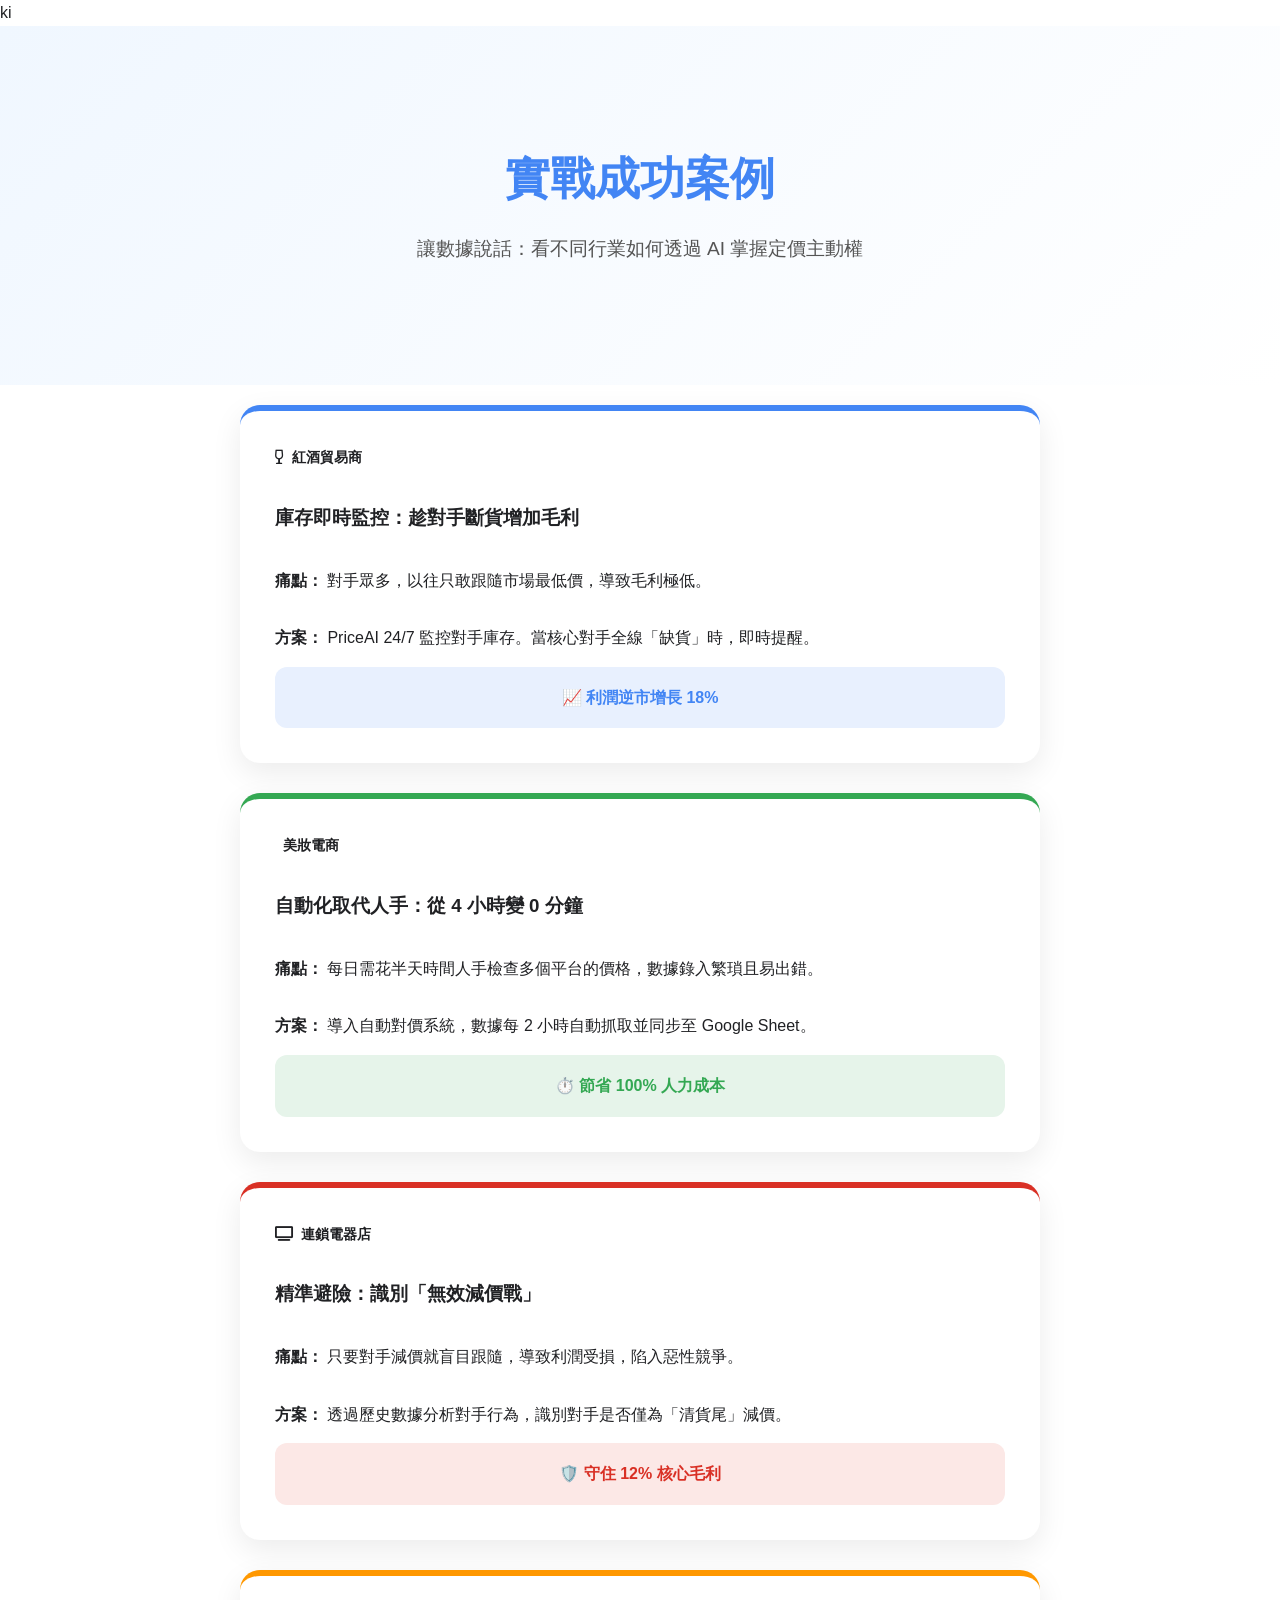
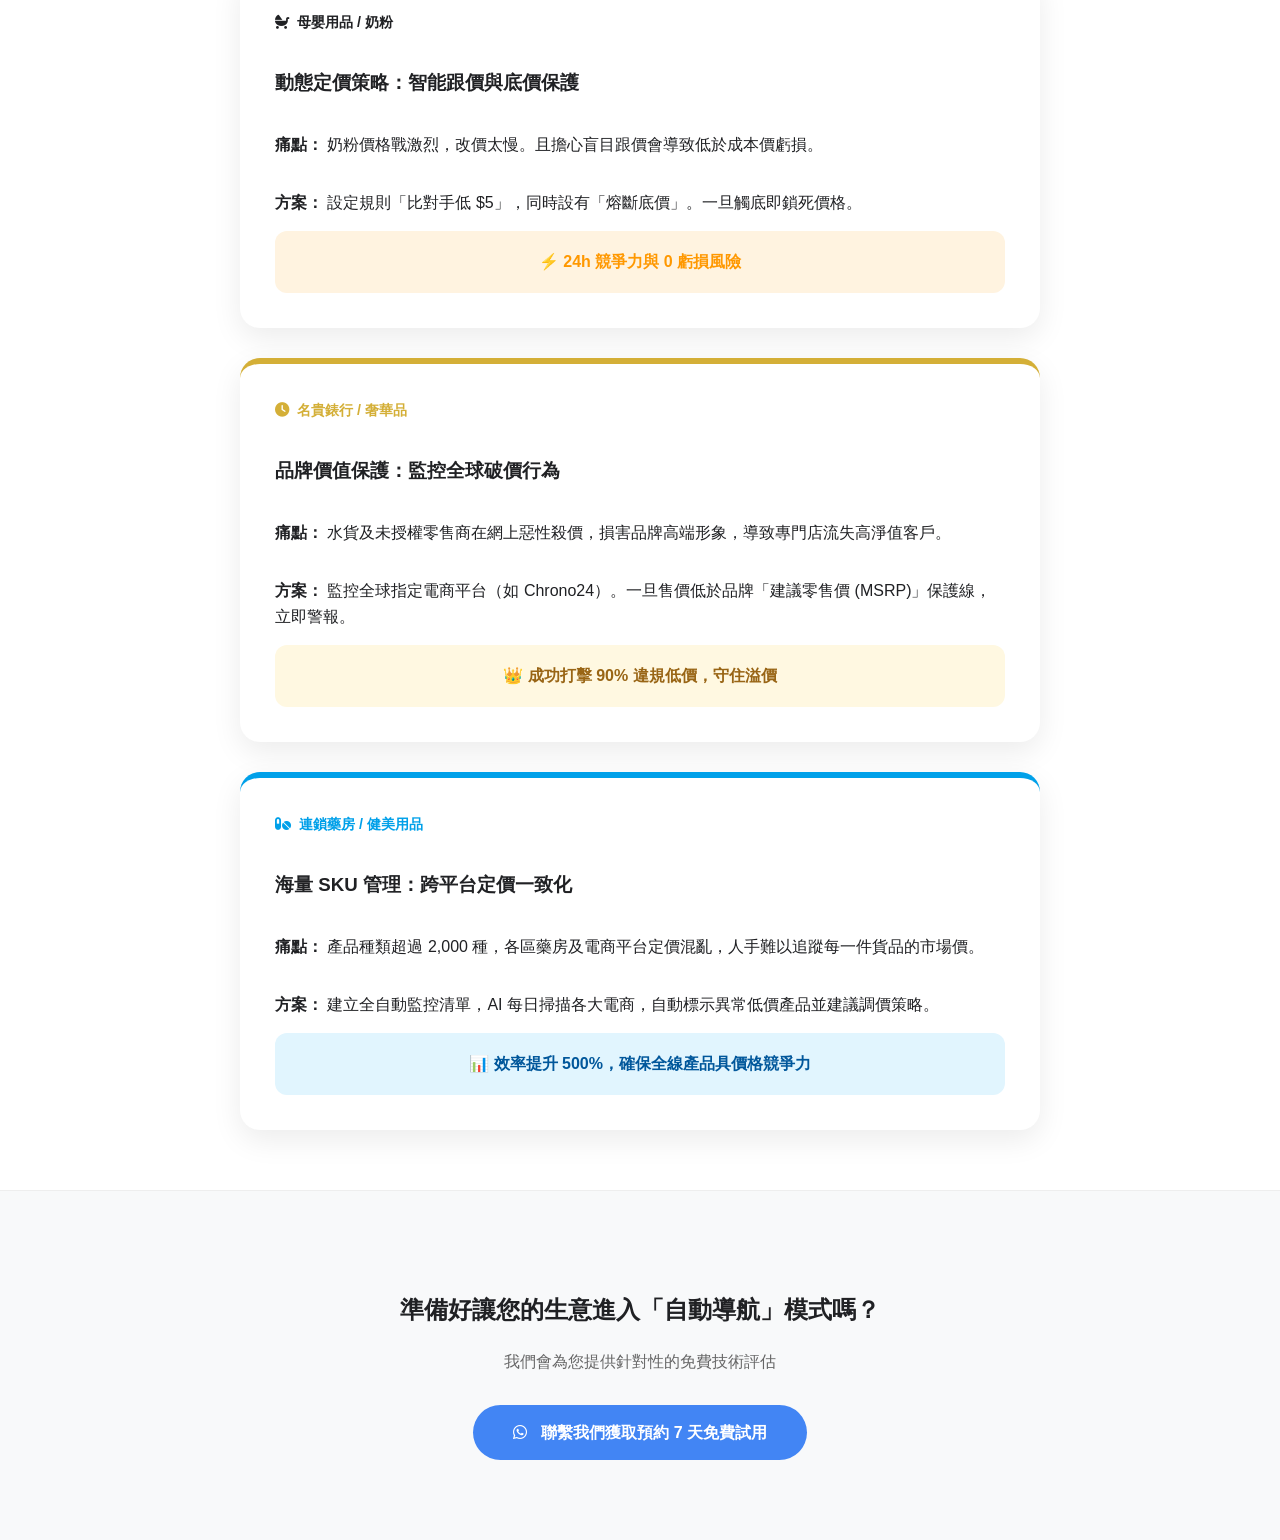
<file: case/index.html>
ki<!DOCTYPE html>
<html lang="zh-Hant">

<head>
    <meta charset="UTF-8">
    <meta name="viewport" content="width=device-width, initial-scale=1.0">
    <title>實戰成功案例 | PriceAI - 掌握市場定價主動權</title>
    <meta name="description" content="探索 PriceAI 實戰案例：看看紅酒商、美妝電商及奶粉零售商如何透過 AI 自動對價提升 18% 利潤並節省 100% 人力成本。">
    <link rel="stylesheet" href="/style.css">
    <link rel="canonical" href="https://www.priceai.hk/case/" />
    <script src="https://www.priceai.hk/components.js" defer></script>
    <link rel="stylesheet" href="https://cdnjs.cloudflare.com/ajax/libs/font-awesome/6.0.0/css/all.min.css">
</head>

<body>

    <div id="header-component"></div>

    <main>
        <section class="hero">
            <h1>實戰成功案例</h1>
            <p class="tagline">讓數據說話：看不同行業如何透過 AI 掌握定價主動權</p>
        </section>

        <section style="padding: 20px 5% 60px;">
            <div class="case-grid">
                <div class="case-card case-wine">
                    <div class="industry-tag"><i class="fas fa-wine-glass-alt"></i> 紅酒貿易商</div>
                    <h3>庫存即時監控：趁對手斷貨增加毛利</h3>
                    <p class="detail"><strong>痛點：</strong> 對手眾多，以往只敢跟隨市場最低價，導致毛利極低。</p>
                    <p class="detail"><strong>方案：</strong> PriceAI 24/7 監控對手庫存。當核心對手全線「缺貨」時，即時提醒。</p>
                    <div class="result-box" style="background: #e8f0fe; color: var(--primary);">📈 利潤逆市增長 18%</div>
                </div>

                <div class="case-card case-beauty">
                    <div class="industry-tag"><i class="fas fa-sparkles"></i> 美妝電商</div>
                    <h3>自動化取代人手：從 4 小時變 0 分鐘</h3>
                    <p class="detail"><strong>痛點：</strong> 每日需花半天時間人手檢查多個平台的價格，數據錄入繁瑣且易出錯。</p>
                    <p class="detail"><strong>方案：</strong> 導入自動對價系統，數據每 2 小時自動抓取並同步至 Google Sheet。</p>
                    <div class="result-box" style="background: #e6f4ea; color: var(--secondary);">⏱️ 節省 100% 人力成本</div>
                </div>

                <div class="case-card case-appliance">
                    <div class="industry-tag"><i class="fas fa-tv"></i> 連鎖電器店</div>
                    <h3>精準避險：識別「無效減價戰」</h3>
                    <p class="detail"><strong>痛點：</strong> 只要對手減價就盲目跟隨，導致利潤受損，陷入惡性競爭。</p>
                    <p class="detail"><strong>方案：</strong> 透過歷史數據分析對手行為，識別對手是否僅為「清貨尾」減價。</p>
                    <div class="result-box" style="background: #fce8e6; color: var(--accent);">🛡️ 守住 12% 核心毛利</div>
                </div>

                <div class="case-card case-baby">
                    <div class="industry-tag"><i class="fas fa-baby-carriage"></i> 母嬰用品 / 奶粉</div>
                    <h3>動態定價策略：智能跟價與底價保護</h3>
                    <p class="detail"><strong>痛點：</strong> 奶粉價格戰激烈，改價太慢。且擔心盲目跟價會導致低於成本價虧損。</p>
                    <p class="detail"><strong>方案：</strong> 設定規則「比對手低 $5」，同時設有「熔斷底價」。一旦觸底即鎖死價格。</p>
                    <div class="result-box" style="background: #fff3e0; color: var(--warning);">⚡ 24h 競爭力與 0 虧損風險</div>
                </div>

<div class="case-card" style="border-top-color: #D4AF37;">
    <div class="industry-tag" style="color: #D4AF37;"><i class="fas fa-clock"></i> 名貴錶行 / 奢華品</div>
    <h3>品牌價值保護：監控全球破價行為</h3>
    <p class="detail"><strong>痛點：</strong> 水貨及未授權零售商在網上惡性殺價，損害品牌高端形象，導致專門店流失高淨值客戶。</p>
    <p class="detail"><strong>方案：</strong> 監控全球指定電商平台（如 Chrono24）。一旦售價低於品牌「建議零售價 (MSRP)」保護線，立即警報。</p>
    <div class="result-box" style="background: #FFF8E1; color: #996515;">👑 成功打擊 90% 違規低價，守住溢價</div>
</div>

<div class="case-card" style="border-top-color: #00a0e9;">
    <div class="industry-tag" style="color: #00a0e9;"><i class="fas fa-pills"></i> 連鎖藥房 / 健美用品</div>
    <h3>海量 SKU 管理：跨平台定價一致化</h3>
    <p class="detail"><strong>痛點：</strong> 產品種類超過 2,000 種，各區藥房及電商平台定價混亂，人手難以追蹤每一件貨品的市場價。</p>
    <p class="detail"><strong>方案：</strong> 建立全自動監控清單，AI 每日掃描各大電商，自動標示異常低價產品並建議調價策略。</p>
    <div class="result-box" style="background: #e1f5fe; color: #01579b;">📊 效率提升 500%，確保全線產品具價格競爭力</div>
</div>
                
            </div>
        </section>

        <section style="text-align:center; background: var(--light-bg); border-top: 1px solid #eee;">
            <h2>準備好讓您的生意進入「自動導航」模式嗎？</h2>
            <p style="color: #666; margin-bottom: 30px;">我們會為您提供針對性的免費技術評估</p>
            <a href="https://wa.me/85265355251?text=你好PriceAI，我睇完四個成功案例，想申請 7 天免費試用" class="btn-more">
                <i class="fab fa-whatsapp" style="margin-right: 10px;"></i> 聯繫我們獲取預約 7 天免費試用
            </a>
        </section>
    </main>

    <div id="header-component"></div>
    <div id="footer-component"></div>

</body>
</html>
</file>
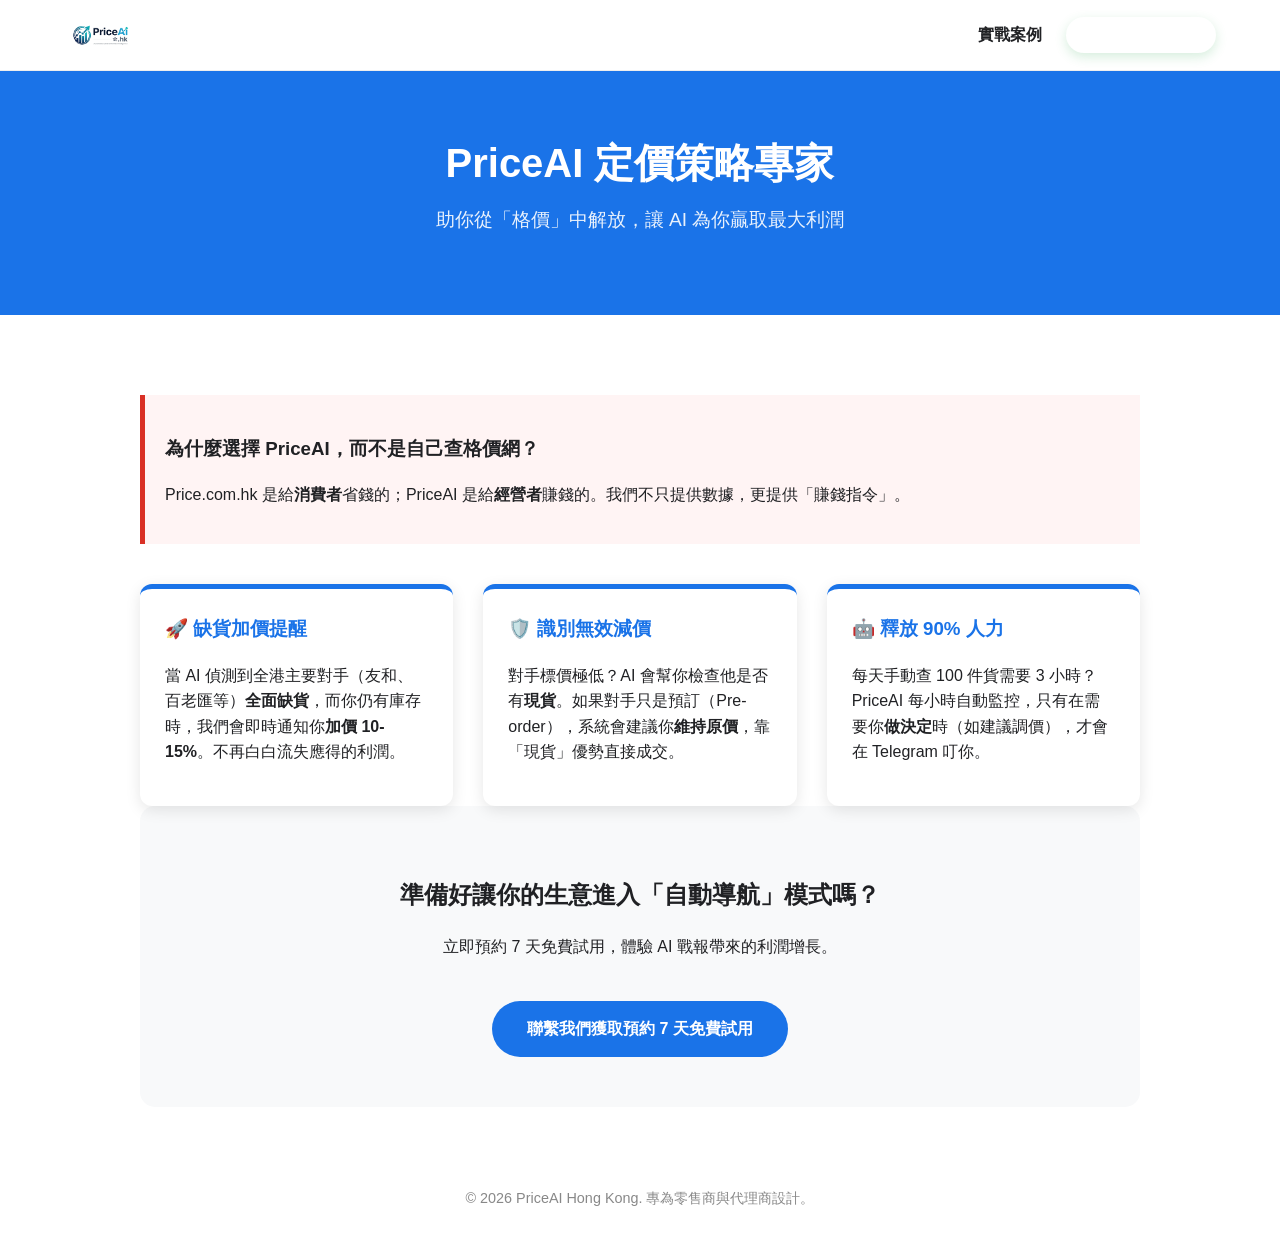
<file: solution/index.html>
<!DOCTYPE html>
<html lang="zh-HK">
<head>
    <meta charset="UTF-8">
    <meta name="viewport" content="width=device-width, initial-scale=1.0">
    <title>PriceAI - 香港電商自動化定價專家</title>
    <style>
        :root {
            --primary: #1a73e8;
            --dark: #202124;
            --light: #f8f9fa;
            --accent: #d93025;
        }


		        /* Navigation */
        nav { background: #fff; padding: 15px 5%; display: flex; justify-content: space-between; align-items: center; border-bottom: 1px solid #eee; position: sticky; top: 0; z-index: 1000; }
        .logo { font-size: 26px; font-weight: bold; color: var(--primary-color); text-decoration: none; }
        .btn-deck { background: var(--secondary-color); color: #fff; padding: 10px 22px; border-radius: 50px; text-decoration: none; font-weight: bold; font-size: 14px; transition: 0.3s; box-shadow: 0 4px 12px rgba(52, 168, 83, 0.2); }
.logo {
    display: flex;
    align-items: center;
    text-decoration: none;
}

.logo-img {
    height: 40px; /* 這裡調整 Logo 的高度，40px 是導航欄的黃金比例 */
    width: auto;  /* 自動按比例縮放寬度 */
    display: block;
}

		
        body { font-family: 'Segoe UI', Arial, sans-serif; line-height: 1.6; color: var(--dark); margin: 0; padding: 0; }
        .container { max-width: 1000px; margin: 0 auto; padding: 40px 20px; }
        header { background: var(--primary); color: white; text-align: center; padding: 60px 20px; }
        h1 { margin: 0; font-size: 2.5em; }
        .hero-sub { font-size: 1.2em; opacity: 0.9; margin-top: 10px; }
        
        .grid { display: grid; grid-template-columns: repeat(auto-fit, minmax(300px, 1fr)); gap: 30px; margin-top: 40px; }
        .card { background: white; padding: 25px; border-radius: 12px; box-shadow: 0 4px 15px rgba(0,0,0,0.1); border-top: 5px solid var(--primary); }
        .card h3 { color: var(--primary); margin-top: 0; }
        
        .highlight { background: #fff4f4; border-left: 5px solid var(--accent); padding: 20px; margin: 40px 0; }
        .cta-section { text-align: center; background: var(--light); padding: 50px 20px; border-radius: 15px; }
        .btn { background: var(--primary); color: white; padding: 15px 35px; text-decoration: none; border-radius: 30px; font-weight: bold; display: inline-block; transition: 0.3s; }
        .btn:hover { background: #1557b0; transform: translateY(-2px); }
        
        .badge { background: var(--accent); color: white; padding: 4px 8px; border-radius: 4px; font-size: 0.8em; vertical-align: middle; }
    </style>
</head>
<body>

<nav>
    <a href="/" class="logo">
        <img src="/images/logo.png" alt="PriceAI Logo" class="logo-img">
    </a>
    <div class="nav-links">
        <a href="/case" style="text-decoration:none; color:var(--dark); margin-right:20px; font-weight:bold;">實戰案例</a>
        <a href="https://wa.me/..." class="btn-deck">索取 Sales Deck</a>
    </div>
</nav>

	
<header>
    <h1>PriceAI 定價策略專家</h1>
    <p class="hero-sub">助你從「格價」中解放，讓 AI 為你贏取最大利潤</p>
</header>

<div class="container">
    <div class="highlight">
        <h3>為什麼選擇 PriceAI，而不是自己查格價網？</h3>
        <p>Price.com.hk 是給<b>消費者</b>省錢的；PriceAI 是給<b>經營者</b>賺錢的。我們不只提供數據，更提供「賺錢指令」。</p>
    </div>

    <div class="grid">
        <div class="card">
            <h3>🚀 缺貨加價提醒</h3>
            <p>當 AI 偵測到全港主要對手（友和、百老匯等）<b>全面缺貨</b>，而你仍有庫存時，我們會即時通知你<b>加價 10-15%</b>。不再白白流失應得的利潤。</p>
        </div>
        <div class="card">
            <h3>🛡️ 識別無效減價</h3>
            <p>對手標價極低？AI 會幫你檢查他是否有<b>現貨</b>。如果對手只是預訂（Pre-order），系統會建議你<b>維持原價</b>，靠「現貨」優勢直接成交。</p>
        </div>
        <div class="card">
            <h3>🤖 釋放 90% 人力</h3>
            <p>每天手動查 100 件貨需要 3 小時？PriceAI 每小時自動監控，只有在需要你<b>做決定</b>時（如建議調價），才會在 Telegram 叮你。</p>
        </div>
    </div>

    <div class="cta-section">
        <h2>準備好讓你的生意進入「自動導航」模式嗎？</h2>
        <p>立即預約 7 天免費試用，體驗 AI 戰報帶來的利潤增長。</p>
        <br>
		<a href="https://wa.me/85265355251?text=你好PriceAI，我想預約 7 天免費試用" class="btn">聯繫我們獲取預約 7 天免費試用</a>
    </div>
</div>

<footer style="text-align: center; padding: 40px; color: #888; font-size: 0.9em;">
    &copy; 2026 PriceAI Hong Kong. 專為零售商與代理商設計。
</footer>

</body>
</html>
</file>
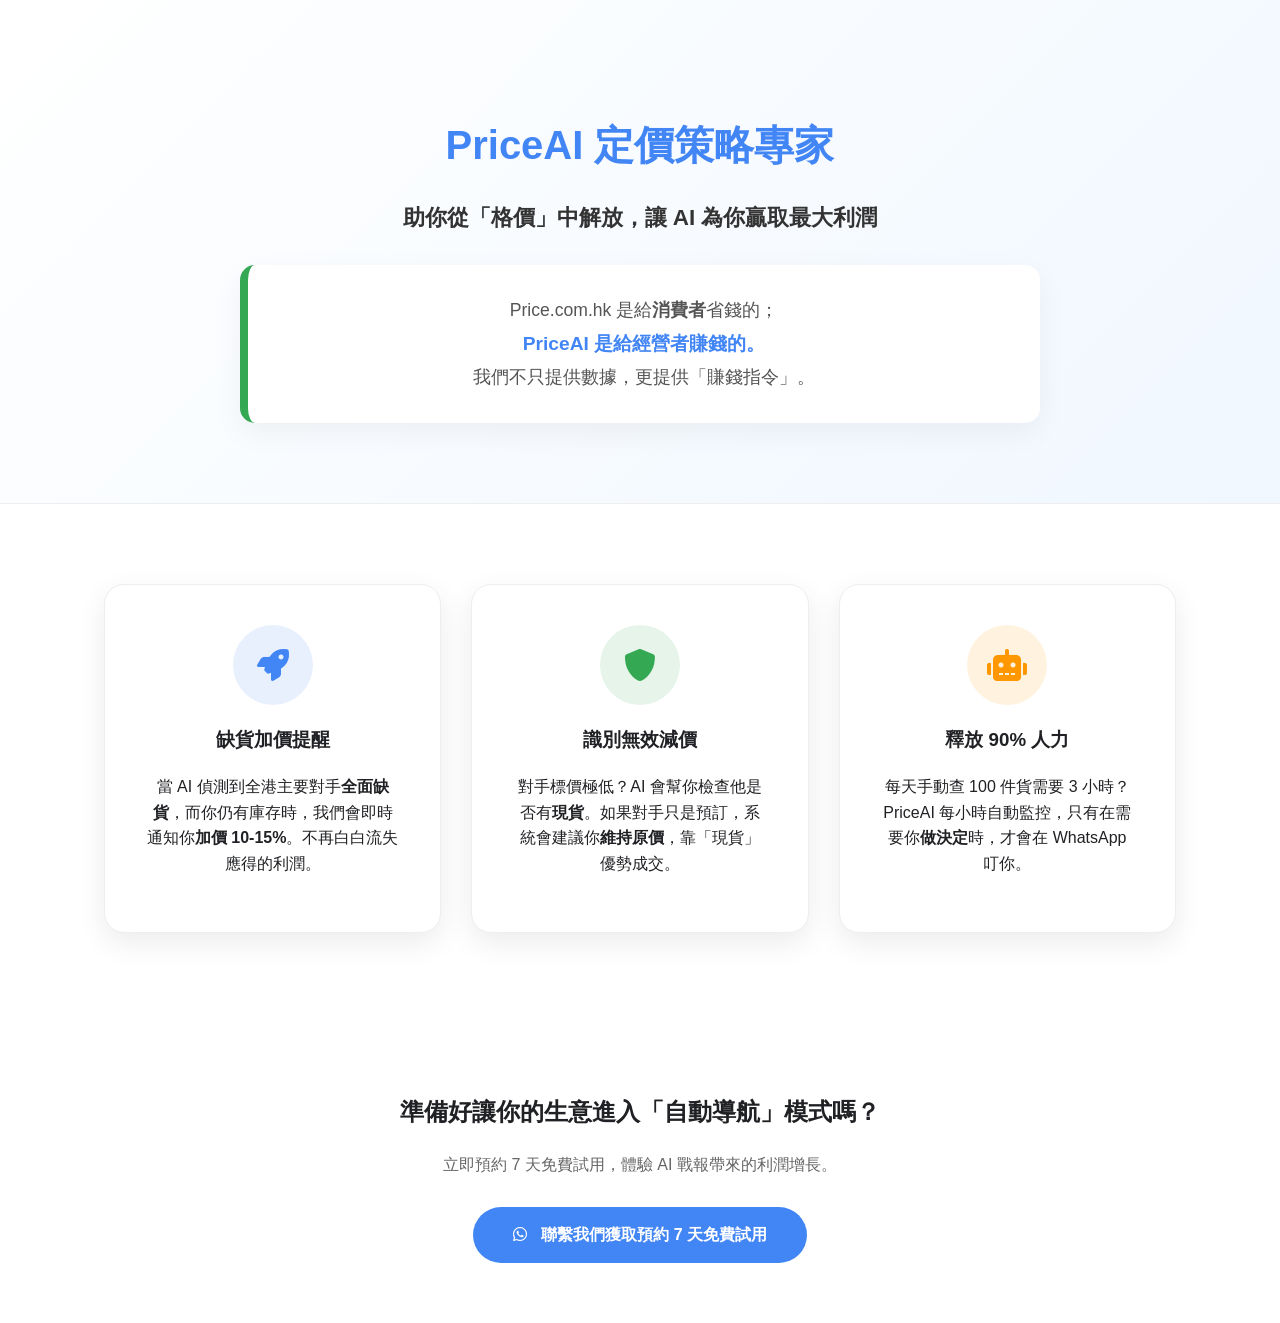
<file: whychooseus/index.html>
<!DOCTYPE html>
<html lang="zh-Hant">
<head>
    <meta charset="UTF-8">
    <meta name="viewport" content="width=device-width, initial-scale=1.0">
    <title>為何選擇 PriceAI | 專業定價策略專家</title>
    <meta name="description" content="PriceAI 是您最可靠的 AI 定價專家。本地技術支援、24/7 自動對價、底價保護機制。立即了解為什麼領先的紅酒、美妝及電器商都選擇 PriceAI 來掌握市場主動權。">
    <link rel="stylesheet" href="/style.css">
    <link rel="canonical" href="https://www.priceai.hk/whychooseus/" />
    <script src="https://www.priceai.hk/components.js" defer></script>
    <link rel="stylesheet" href="https://cdnjs.cloudflare.com/ajax/libs/font-awesome/6.0.0/css/all.min.css">
</head>

<body>
    <div id="header-component"></div>

    <main>
        <section class="why-choose-hero">
            <h1>PriceAI 定價策略專家</h1>
            <p class="tagline">助你從「格價」中解放，讓 AI 為你贏取最大利潤</p>
            
            <div class="comparison-box">
                <p>Price.com.hk 是給<b>消費者</b>省錢的；<br>
                <span class="highlight-text">PriceAI 是給經營者賺錢的。</span><br>
                我們不只提供數據，更提供「賺錢指令」。</p>
            </div>
        </section>

        <section class="feature-grid">
            <div class="feature-card">
                <div class="icon-container"><i class="fas fa-rocket"></i></div>
                <h3>缺貨加價提醒</h3>
                <p>當 AI 偵測到全港主要對手<b>全面缺貨</b>，而你仍有庫存時，我們會即時通知你<b>加價 10-15%</b>。不再白白流失應得的利潤。</p>
            </div>
            
            <div class="feature-card">
                <div class="icon-container"><i class="fas fa-shield-alt"></i></div>
                <h3>識別無效減價</h3>
                <p>對手標價極低？AI 會幫你檢查他是否有<b>現貨</b>。如果對手只是預訂，系統會建議你<b>維持原價</b>，靠「現貨」優勢成交。</p>
            </div>
            
            <div class="feature-card">
                <div class="icon-container"><i class="fas fa-robot"></i></div>
                <h3>釋放 90% 人力</h3>
                <p>每天手動查 100 件貨需要 3 小時？PriceAI 每小時自動監控，只有在需要你<b>做決定</b>時，才會在 WhatsApp 叮你。</p>
            </div>
        </section>

        <section style="text-align:center; padding: 60px 20px; background: #fff;">
            <h2>準備好讓你的生意進入「自動導航」模式嗎？</h2>
            <p style="color:#666; margin-bottom: 30px;">立即預約 7 天免費試用，體驗 AI 戰報帶來的利潤增長。</p>
            <a href="https://wa.me/85265355251?text=你好PriceAI，我想預約 7 天免費試用" class="btn-more">
                <i class="fab fa-whatsapp" style="margin-right:10px;"></i> 聯繫我們獲取預約 7 天免費試用
            </a>
        </section>
    </main>

    <div id="footer-component"></div>

</body>
</html>
</file>
<file: style.css>
/* --- 1. 全域變量與基礎設定 --- */
:root {
    --primary: #4285f4;
    --secondary: #34a853;
    --accent: #d93025;
    --warning: #ff9800;
    --dark: #202124;
    --light-bg: #f8f9fa;
    --border: #eeeeee;
    --shadow: 0 10px 30px rgba(0,0,0,0.08);
}

* { box-sizing: border-box; }
body { 
    font-family: 'Segoe UI', "Microsoft JhengHei", sans-serif; 
    line-height: 1.6; margin: 0; color: var(--dark); background: #fff; 
}

/* --- 2. 標準導航欄 (置中放大版) --- */
nav {
    display: grid;
    grid-template-columns: 1fr auto 1fr;
    align-items: center;
    background: #fff;
    padding: 10px 5%;
    border-bottom: 1px solid var(--border);
    position: sticky;
    top: 0; z-index: 1000; height: 85px;
}
.logo-img { height: 70px; width: auto; display: block; transition: 0.3s; }
.btn-deck { 
    background: var(--secondary); color: #fff !important; padding: 10px 22px; 
    border-radius: 50px; text-decoration: none; font-weight: bold; font-size: 14px; 
    transition: 0.3s; justify-self: end;
}
.btn-deck:hover { transform: translateY(-2px); box-shadow: 0 5px 15px rgba(52,168,83,0.3); }

/* --- 3. 通用區塊佈局 --- */
section { padding: 80px 5%; }
.hero { text-align: center; background: linear-gradient(135deg, #f0f7ff 0%, #ffffff 100%); }
.hero h1 { font-size: 2.8rem; color: var(--primary); margin-bottom: 20px; font-weight: 800; }
.hero p { font-size: 1.2rem; max-width: 850px; margin: 0 auto 40px; color: #555; }

/* --- 4. 【WhyChooseUs】專屬樣式 --- */
.feature-grid {
    display: grid; grid-template-columns: repeat(auto-fit, minmax(320px, 1fr));
    gap: 30px; max-width: 1200px; margin: 0 auto;
}
.feature-card {
    background: #fff; padding: 40px; border-radius: 20px; text-align: center;
    box-shadow: var(--shadow); border: 1px solid var(--border); transition: 0.3s;
}
.icon-container {
    width: 80px; height: 80px; margin: 0 auto 20px; border-radius: 50%;
    display: flex; align-items: center; justify-content: center; font-size: 2rem;
}
.feature-card:nth-child(1) .icon-container { background: #e8f0fe; color: var(--primary); }
.feature-card:nth-child(2) .icon-container { background: #e6f4ea; color: var(--secondary); }
.feature-card:nth-child(3) .icon-container { background: #fff3e0; color: var(--warning); }

/* --- 5. 【Case 案例頁】專屬樣式 --- */
/*.case-grid { display: grid; grid-template-columns: repeat(auto-fit, minmax(280px, 1fr)); gap: 25px; }*/

.case-grid {
    display: grid;
    grid-template-columns: 1fr; /* 強制只有一欄 */
    gap: 30px;
    max-width: 800px; /* 限制寬度，避免盒子在電腦版拉得太長太醜 */
    margin: 0 auto;
}

.case-card {
    background: #fff; border-radius: 20px; padding: 35px; border-top: 6px solid var(--primary);
    box-shadow: var(--shadow); transition: 0.3s; display: flex; flex-direction: column;
}
.industry-tag { font-size: 0.9rem; font-weight: bold; margin-bottom: 15px; display: flex; align-items: center; gap: 8px; }
.result-box { margin-top: auto; padding: 18px; border-radius: 12px; font-weight: bold; text-align: center; }

/* 案例顏色標籤 */
.case-wine { border-top-color: var(--primary); }
.case-beauty { border-top-color: var(--secondary); }
.case-appliance { border-top-color: var(--accent); }
.case-baby { border-top-color: var(--warning); }

/* --- 6. 【首頁 index】數據表格與價格 --- */
.comp-table-wrapper { overflow-x: auto; margin: 40px auto; max-width: 1000px; }
.comp-table { width: 100%; border-collapse: collapse; box-shadow: var(--shadow); border-radius: 12px; overflow: hidden; }
.comp-table th, .comp-table td { padding: 20px; border: 1px solid var(--border); text-align: center; }
.highlight-col { background: #e8f0fe; color: var(--primary); font-weight: bold; }

.pricing-grid { display: grid; grid-template-columns: repeat(auto-fit, minmax(300px, 1fr)); gap: 30px; max-width: 1200px; margin: 0 auto; }
.card { background: #fff; padding: 40px; border-radius: 25px; border: 1px solid var(--border); position: relative; text-align: center; }

/* Standard 標準版 - 使用銅/棕色 */
.card.standard { border: 2px solid #b87333; }
/* Professional 專業版 (Featured) - 使用品牌藍色並放大 */
.card.featured { border: 3px solid var(--primary); transform: scale(1.05); }
/* Enterprise 企業版 - 使用高級金色 */
.card.enterprise { border: 2px solid #d4af37; }


.badge { position: absolute; top: -15px; left: 50%; transform: translateX(-50%); background: var(--primary); color: #fff; padding: 5px 20px; border-radius: 20px; font-size: 0.8rem; font-weight: bold; }

/* --- 7. 通用組件 (FAQ, Video, Buttons) --- */
.video-container { max-width: 850px; margin: 0 auto; border-radius: 20px; overflow: hidden; box-shadow: 0 25px 50px rgba(0,0,0,0.15); }
.faq-section { max-width: 900px; margin: 0 auto; }
.faq-item { margin-bottom: 25px; background: #fff; padding: 25px; border-radius: 12px; border-bottom: 1px solid var(--border); }
.faq-q { font-weight: bold; color: var(--primary); margin-bottom: 10px; }

.btn { display: inline-block; padding: 15px 40px; background: var(--primary); color: #fff !important; border-radius: 50px; text-decoration: none; font-weight: bold; }
.btn-wa { display: block; width: 100%; padding: 15px; background: #25d366; color: #fff !important; border-radius: 50px; text-decoration: none; font-weight: bold; text-align: center; }
.btn-more { display: inline-block; padding: 15px 40px; background: var(--primary); color: #fff !important; border-radius: 50px; text-decoration: none; font-weight: bold; }
.btn-whatsapp { display: inline-block; padding: 15px 40px; background: var(--primary); color: #fff !important; border-radius: 50px; text-decoration: none; font-weight: bold; }




/* --- 8. 響應式佈局 --- */
@media (max-width: 768px) {
    nav { grid-template-columns: 1fr 1fr; height: auto; padding: 15px 5%; }
    .nav-left { display: none; }
    .logo-img { height: 50px; }
    .hero h1 { font-size: 2rem; }
    .card.featured { transform: none; }
    section { padding: 50px 5%; }
}

/* --- FAQ Section 完整樣式 --- */

.faq-section {
    padding: 80px 5%;
    max-width: 900px; /* 限制寬度讓文字不要太散，更專業 */
    margin: 0 auto;
    background-color: #fff;
}

.faq-section h2 {
    text-align: center;
    margin-bottom: 50px;
    font-size: 2.2rem;
    color: var(--dark);
}

.faq-item {
    margin-bottom: 30px;
    padding-bottom: 25px;
    border-bottom: 1px solid var(--border); /* 每個問題之間有一條淺色線 */
}

.faq-item:last-child {
    border-bottom: none; /* 最後一項不需要線 */
}

.faq-q {
    font-weight: bold;
    font-size: 1.2rem;
    color: var(--primary); /* 問題顏色統一使用品牌藍 */
    margin-bottom: 15px;
    display: flex;
    align-items: flex-start;
}

.faq-a {
    color: #555;
    line-height: 1.8;
    font-size: 1rem;
    padding-left: 5px;
}

/* 針對 FAQ 內的 Step Box 特別優化 */
.faq-a .step-box {
    margin-top: 15px;
}



/* --- FAQ 五步流程專屬樣式 --- */
.step-box {
    background: #f0f7ff;         /* 淺藍色背景 */
    padding: 25px;               /* 內邊距 */
    border-radius: 12px;         /* 圓角 */
    border-left: 6px solid #4285f4; /* 左側藍色粗線，增加視覺重點 */
    margin: 15px 0;
    line-height: 1.8;            /* 增加行高，更好閱讀 */
    font-size: 0.95rem;
    color: #333;
    box-shadow: 0 4px 12px rgba(66, 133, 244, 0.05); /* 淡淡的陰影 */
}

.step-box strong {
    color: #4285f4;              /* 標題顏色與品牌統一 */
    font-size: 1.1rem;
    display: block;
    margin-bottom: 10px;
}


/* --- Why Choose Us 頂部標語樣式 --- */
.why-choose-hero {
    text-align: center;
    padding: 80px 5%;
    background: linear-gradient(135deg, #ffffff 0%, #f0f7ff 100%);
    border-bottom: 1px solid #eee;
}

.why-choose-hero h1 {
    font-size: 2.5rem;
    color: var(--primary);
    margin-bottom: 10px;
}

.why-choose-hero .tagline {
    font-size: 1.4rem;
    font-weight: bold;
    color: #333;
    margin-bottom: 30px;
}

.why-choose-hero .comparison-box {
    max-width: 800px;
    margin: 0 auto;
    padding: 30px;
    background: #fff;
    border-radius: 15px;
    box-shadow: 0 10px 30px rgba(0,0,0,0.05);
    border-left: 8px solid var(--secondary); /* 用綠色代表賺錢/增長 */
}

.why-choose-hero .comparison-box p {
    font-size: 1.1rem;
    color: #555;
    line-height: 1.8;
    margin: 0;
}

.why-choose-hero .highlight-text {
    color: var(--primary);
    font-weight: bold;
    font-size: 1.2rem;
}
</file>
